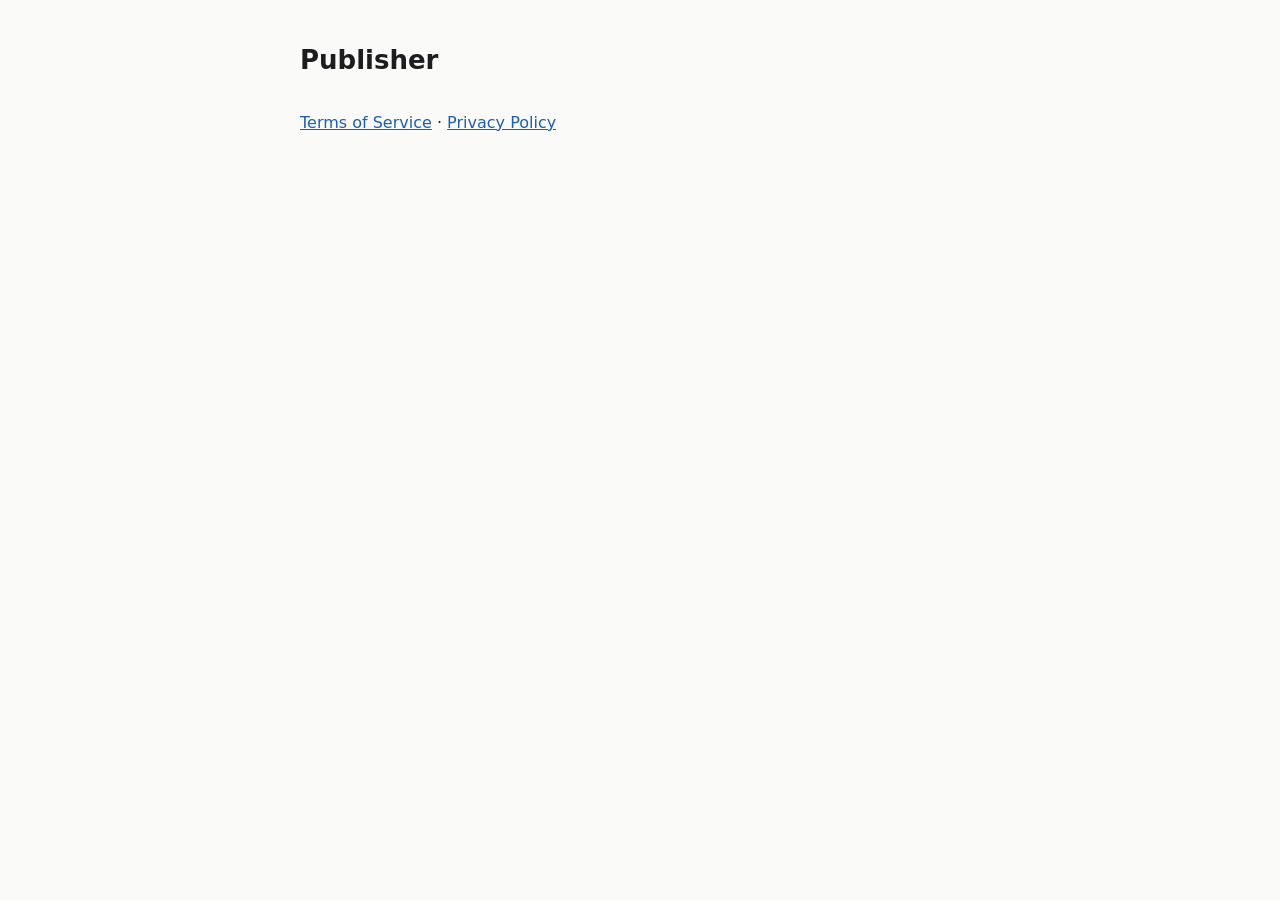
<file: index.html>
<!doctype html>
<html lang="en">
<head>
<meta charset="utf-8">
<meta name="viewport" content="width=device-width, initial-scale=1">
<title>Publisher</title>
<link rel="stylesheet" href="style.css">
</head>
<body>
<main>
  <h1>Publisher</h1>
  <p class="links"><a href="terms.html">Terms of Service</a> · <a href="privacy.html">Privacy Policy</a></p>
</main>
</body>
</html>
</file>
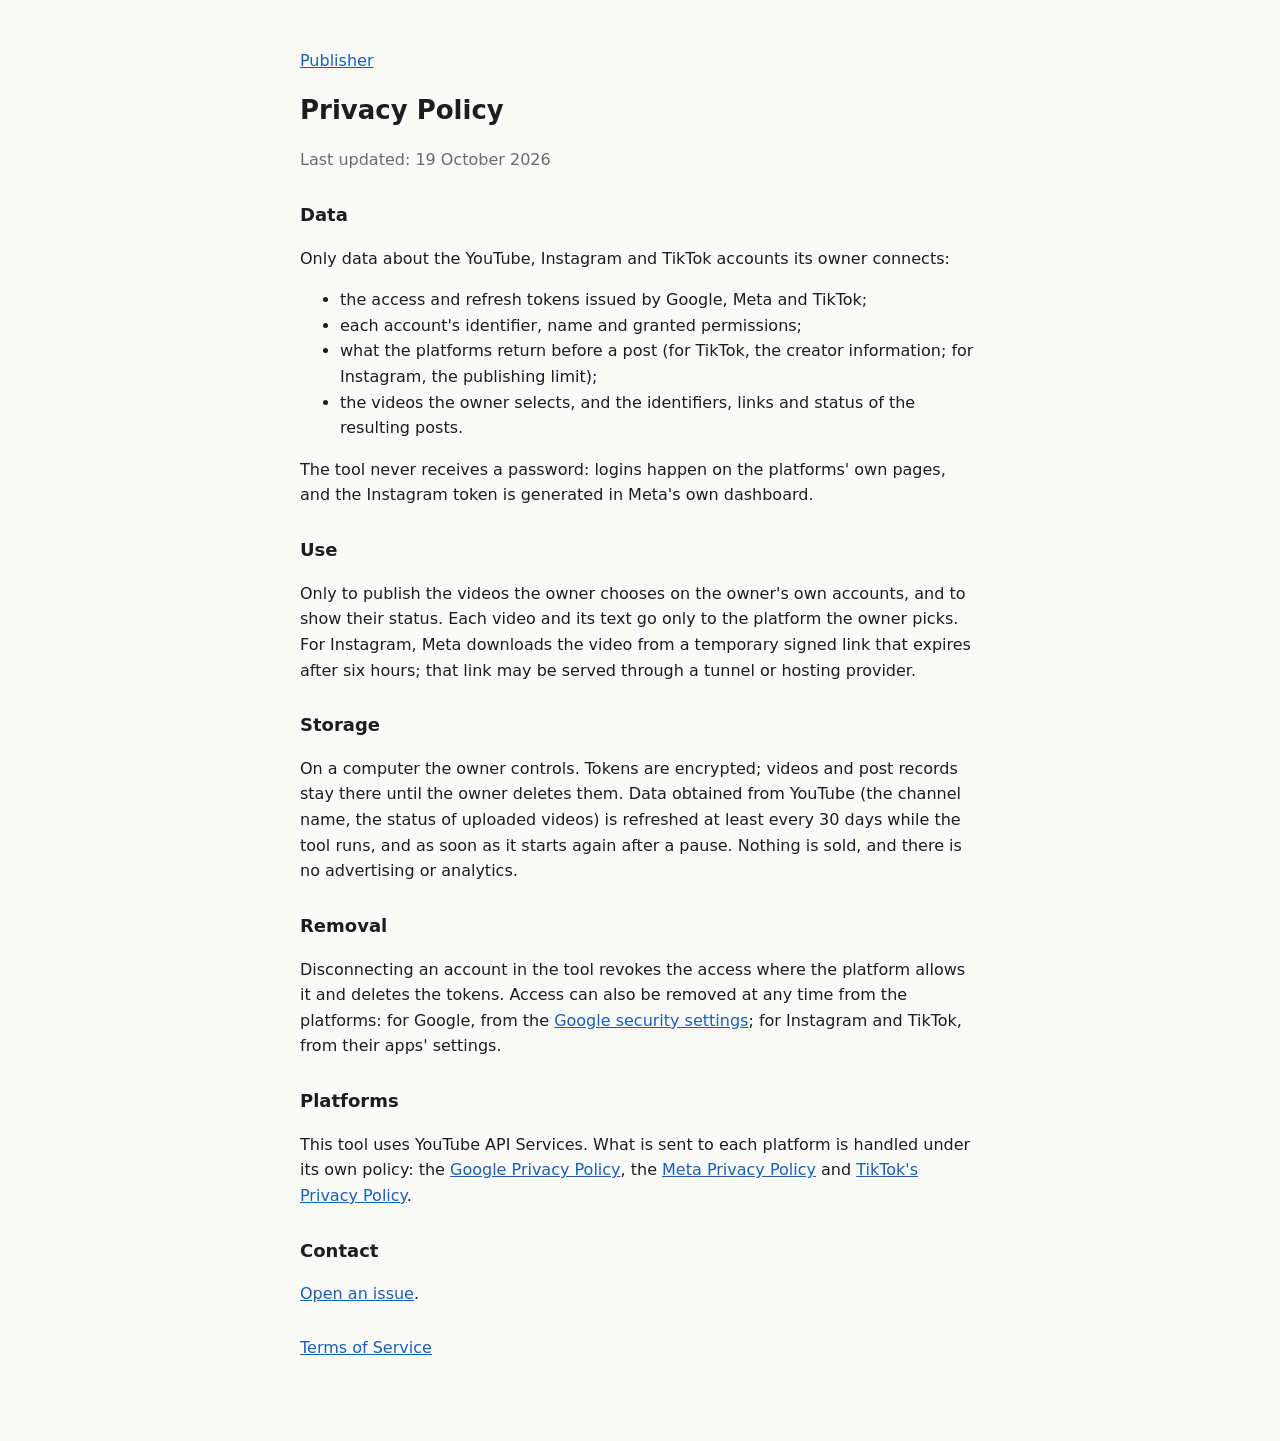
<file: privacy.html>
<!doctype html>
<html lang="en">
<head>
<meta charset="utf-8">
<meta name="viewport" content="width=device-width, initial-scale=1">
<title>Privacy Policy · Publisher</title>
<link rel="stylesheet" href="style.css">
</head>
<body>
<main>
  <p><a href="./">Publisher</a></p>
  <h1>Privacy Policy</h1>
  <p class="muted">Last updated: 19 October 2026</p>

  <h2>Data</h2>
  <p>Only data about the YouTube, Instagram and TikTok accounts its owner connects:</p>
  <ul>
    <li>the access and refresh tokens issued by Google, Meta and TikTok;</li>
    <li>each account's identifier, name and granted permissions;</li>
    <li>what the platforms return before a post (for TikTok, the creator information; for
      Instagram, the publishing limit);</li>
    <li>the videos the owner selects, and the identifiers, links and status of the resulting
      posts.</li>
  </ul>
  <p>The tool never receives a password: logins happen on the platforms' own pages, and the
    Instagram token is generated in Meta's own dashboard.</p>

  <h2>Use</h2>
  <p>Only to publish the videos the owner chooses on the owner's own accounts, and to show their
    status. Each video and its text go only to the platform the owner picks. For Instagram, Meta
    downloads the video from a temporary signed link that expires after six hours; that link may
    be served through a tunnel or hosting provider.</p>

  <h2>Storage</h2>
  <p>On a computer the owner controls. Tokens are encrypted; videos and post records stay there
    until the owner deletes them. Data obtained from YouTube (the channel name, the status of
    uploaded videos) is refreshed at least every 30 days while the tool runs, and as soon as it
    starts again after a pause. Nothing is sold, and there is no advertising or analytics.</p>

  <h2>Removal</h2>
  <p>Disconnecting an account in the tool revokes the access where the platform allows it and
    deletes the tokens. Access can also be removed at any time from the platforms: for Google,
    from the <a href="https://myaccount.google.com/permissions">Google security settings</a>; for
    Instagram and TikTok, from their apps' settings.</p>

  <h2>Platforms</h2>
  <p>This tool uses YouTube API Services. What is sent to each platform is handled under its own
    policy: the <a href="https://policies.google.com/privacy">Google Privacy Policy</a>, the
    <a href="https://www.facebook.com/privacy/policy/">Meta Privacy Policy</a> and
    <a href="https://www.tiktok.com/legal/page/eea/privacy-policy/en">TikTok's Privacy
    Policy</a>.</p>

  <h2>Contact</h2>
  <p><a href="https://github.com/LosaLosSantos/publisher-pages/issues">Open an issue</a>.</p>

  <p class="links"><a href="terms.html">Terms of Service</a></p>
</main>
</body>
</html>
</file>
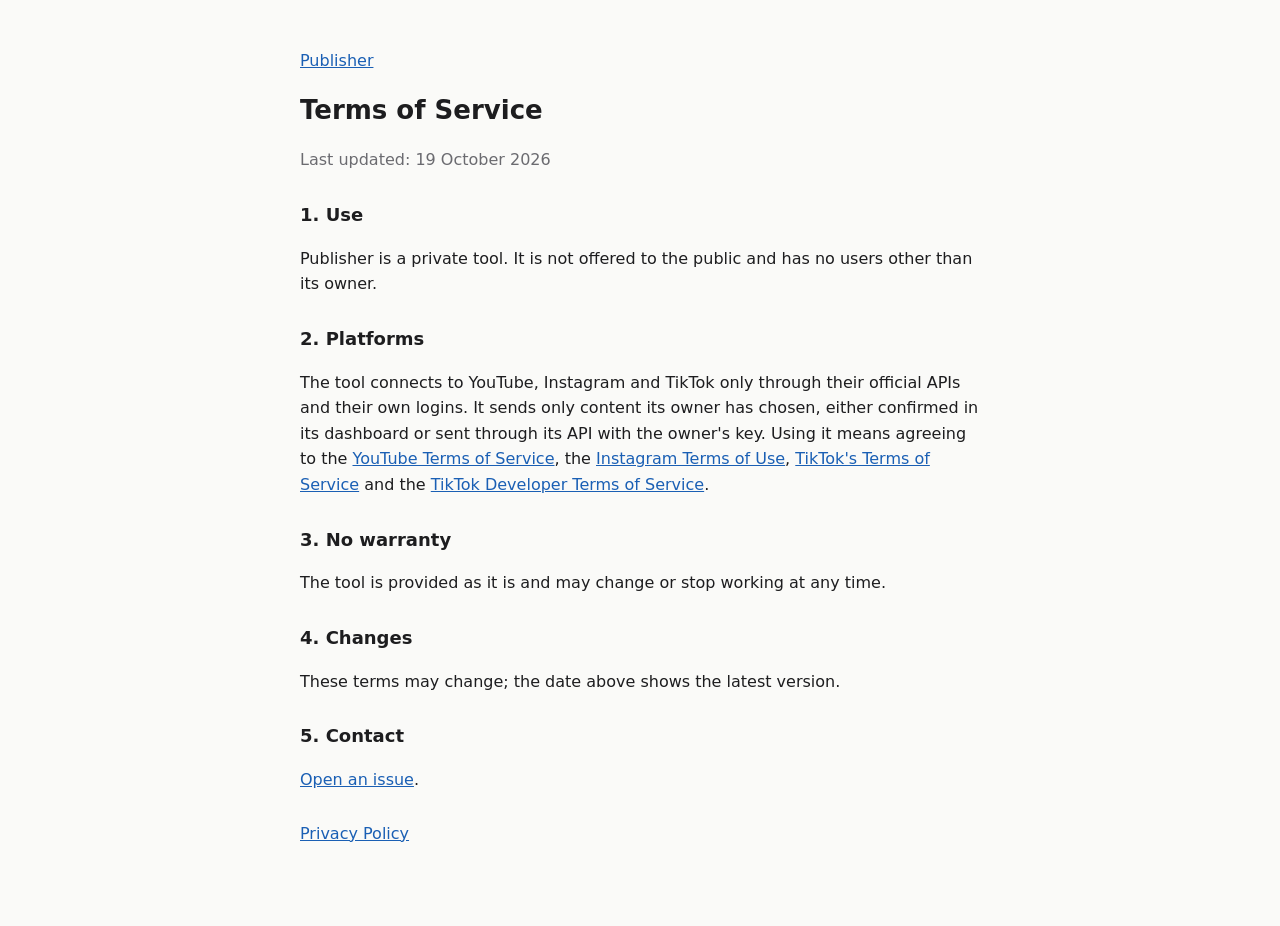
<file: terms.html>
<!doctype html>
<html lang="en">
<head>
<meta charset="utf-8">
<meta name="viewport" content="width=device-width, initial-scale=1">
<title>Terms of Service · Publisher</title>
<link rel="stylesheet" href="style.css">
</head>
<body>
<main>
  <p><a href="./">Publisher</a></p>
  <h1>Terms of Service</h1>
  <p class="muted">Last updated: 19 October 2026</p>

  <h2>1. Use</h2>
  <p>Publisher is a private tool. It is not offered to the public and has no users other than its
    owner.</p>

  <h2>2. Platforms</h2>
  <p>The tool connects to YouTube, Instagram and TikTok only through their official APIs and their
    own logins. It sends only content its owner has chosen, either confirmed in its dashboard or
    sent through its API with the owner's key. Using it means agreeing to the
    <a href="https://www.youtube.com/t/terms">YouTube Terms of Service</a>, the
    <a href="https://help.instagram.com/581066165581870">Instagram Terms of Use</a>,
    <a href="https://www.tiktok.com/legal/page/eea/terms-of-service/en">TikTok's Terms of
    Service</a> and the
    <a href="https://www.tiktok.com/legal/page/global/tik-tok-developer-terms-of-service/en">TikTok
    Developer Terms of Service</a>.</p>

  <h2>3. No warranty</h2>
  <p>The tool is provided as it is and may change or stop working at any time.</p>

  <h2>4. Changes</h2>
  <p>These terms may change; the date above shows the latest version.</p>

  <h2>5. Contact</h2>
  <p><a href="https://github.com/LosaLosSantos/publisher-pages/issues">Open an issue</a>.</p>

  <p class="links"><a href="privacy.html">Privacy Policy</a></p>
</main>
</body>
</html>
</file>
<file: style.css>
:root { --bg: #fafaf8; --ink: #1d1d1f; --muted: #6b6b70; --link: #1a5fb4; }
@media (prefers-color-scheme: dark) {
  :root { --bg: #141416; --ink: #ececee; --muted: #9a9aa2; --link: #8ab4f8; }
}
body { margin: 0; background: var(--bg); color: var(--ink);
       font: 16px/1.6 system-ui, -apple-system, "Segoe UI", sans-serif; }
main { max-width: 680px; margin: 0 auto; padding: 32px 16px 64px; }
h1 { font-size: 26px; margin: 8px 0 12px; }
h2 { font-size: 18px; margin: 28px 0 6px; }
a { color: var(--link); }
.muted { color: var(--muted); }
.links { margin-top: 28px; }
</file>
